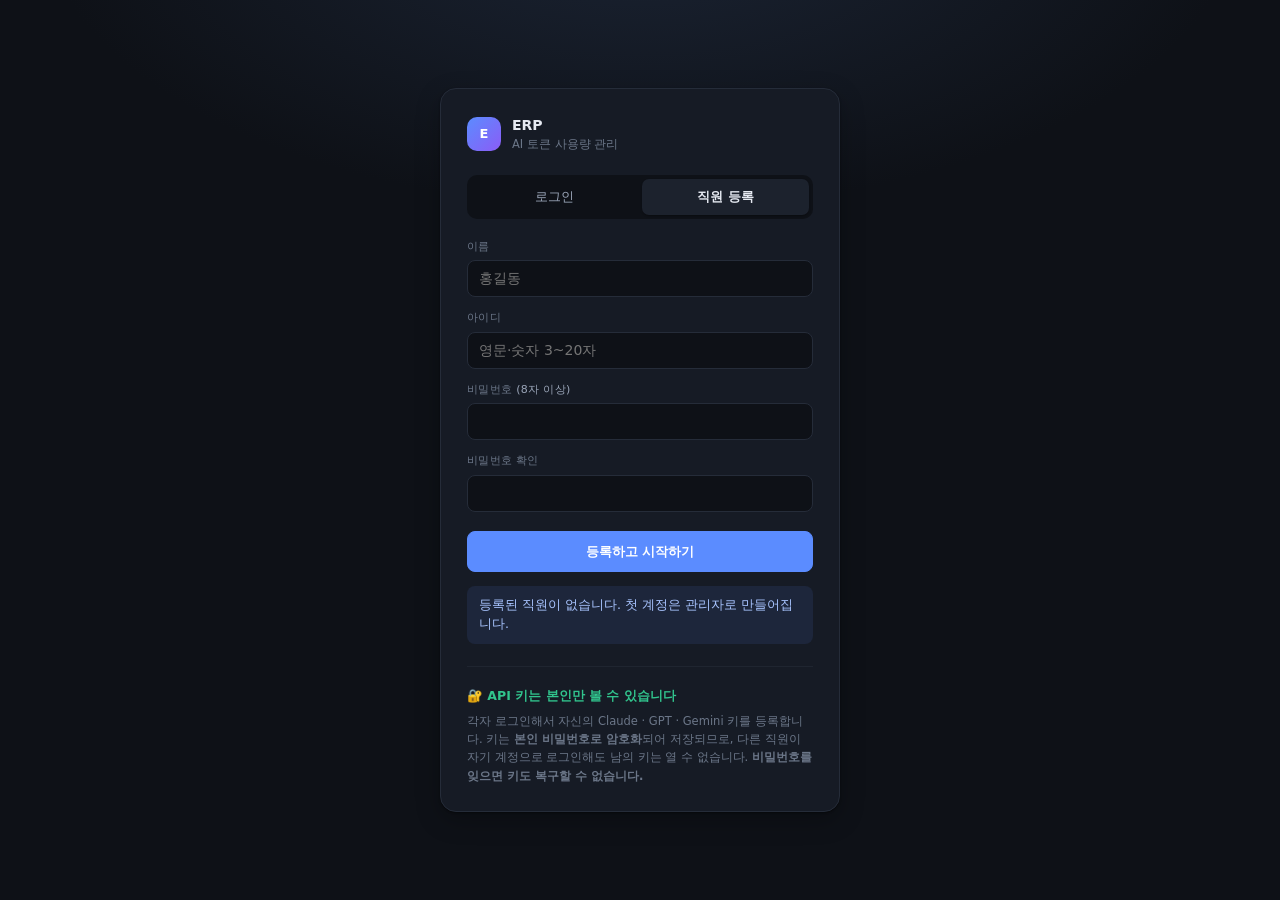
<file: index.html>
<!DOCTYPE html>
<html lang="ko">
<head>
<meta charset="UTF-8" />
<meta name="viewport" content="width=device-width, initial-scale=1" />
<title>ERP</title>
<link rel="stylesheet" href="css/styles.css" />
</head>
<body data-page="usage">
<div class="app">

  <!-- ========== 사이드바 ========== -->
  <aside class="sidebar" id="sidebar"></aside>

  <!-- ========== 메인 ========== -->
  <main class="main">
    <header class="topbar">
      <div>
        <h1>ERP</h1>
        <p class="crumb">Claude · GPT · Gemini 토큰 사용량을 한 화면에서 봅니다.</p>
      </div>
      <div class="topbar-actions">
        <div class="live-dot" id="liveDot"><i></i><span id="liveText">LIVE</span></div>
        <button class="btn" id="btnPause">일시정지</button>
        <button class="btn btn-ghost" id="btnClear">기록 비우기</button>
        <button class="btn btn-primary" id="btnExport">CSV 내보내기</button>
      </div>
    </header>

    <!-- 토큰 사용량 -->
    <section class="sec" id="sec-usage">
      <div class="kpi-grid" id="kpiGrid"></div>

      <div class="panel">
        <div class="panel-head">
          <h2>최근 15분 토큰 추이</h2>
          <div class="chips" id="filterChips"></div>
        </div>
        <div class="chart-wrap"><canvas id="chart"></canvas></div>
      </div>

      <div class="panel">
        <div class="panel-head">
          <h2>제공자별 요약</h2>
          <span class="muted" id="summaryStamp"></span>
        </div>
        <div class="provider-grid" id="providerGrid"></div>
      </div>
      <div class="panel">
        <div class="panel-head">
          <h2>호출 로그</h2>
          <a class="link-more" href="logs.html">전체 보기 →</a>
        </div>
        <div class="table-wrap">
          <table class="table">
            <thead>
              <tr>
                <th>시각</th><th>제공자</th><th>모델</th><th>작업</th>
                <th class="num">입력</th><th class="num">출력</th><th class="num">캐시</th>
                <th class="num">합계</th><th class="num">비용(USD)</th><th>상태</th>
              </tr>
            </thead>
            <tbody id="logBody"></tbody>
          </table>
          <div class="empty" id="logEmpty" hidden>표시할 호출 기록이 없습니다.</div>
        </div>
        <div class="panel-foot">
          <span class="muted" id="logCount"></span>
          <a class="btn btn-sm" href="logs.html">전체 로그 보기</a>
        </div>
      </div>
    </section>

  </main>
</div>

<script src="js/config.js"></script>
<script src="js/nav.js"></script>
<script src="js/auth.js"></script>
<script src="js/store.js"></script>
<script src="js/datasource.js"></script>
<script src="js/ui.js"></script>
<script src="js/app.js"></script>
</body>
</html>
</file>
<file: css/styles.css>
/* ============ 토큰 ============ */
:root{
  --bg:#0e1117; --bg-2:#151a23; --panel:#161b25; --panel-2:#1c222d;
  --line:#252c39; --line-soft:#1f2530;
  --tx:#e6eaf2; --tx-2:#9aa5b8; --tx-3:#6b7688;
  --accent:#5b8cff; --ok:#31c48d; --warn:#f0b429; --err:#f2637e;
  --claude:#d97757; --gpt:#10a37f; --gemini:#4285f4;
  --r:12px; --r-sm:8px;
  --shadow:0 1px 2px rgba(0,0,0,.4), 0 8px 24px rgba(0,0,0,.25);
}
*{box-sizing:border-box}
html,body{height:100%}
body{
  margin:0; background:var(--bg); color:var(--tx);
  font-family:-apple-system,BlinkMacSystemFont,"SF Pro Text","Pretendard","Apple SD Gothic Neo",system-ui,sans-serif;
  font-size:14px; line-height:1.5; -webkit-font-smoothing:antialiased;
}
h1,h2,h3{margin:0; font-weight:650; letter-spacing:-.01em}
button,input{font:inherit; color:inherit}
code{font-family:"SF Mono",ui-monospace,Menlo,monospace; font-size:.86em; background:var(--panel-2); padding:1px 5px; border-radius:5px; color:#cfe0ff}
.muted{color:var(--tx-2)}

/* ============ 레이아웃 ============ */
.app{display:grid; grid-template-columns:248px 1fr; min-height:100vh}

.sidebar{
  background:var(--bg-2); border-right:1px solid var(--line);
  display:flex; flex-direction:column; padding:18px 14px;
  position:sticky; top:0; height:100vh;
}
.brand{display:flex; gap:10px; align-items:center; padding:4px 6px 18px}
.brand-mark{
  width:34px;height:34px;border-radius:10px;display:grid;place-items:center;
  background:linear-gradient(135deg,var(--accent),#8b5cf6); font-weight:800; font-size:13px; color:#fff;
}
.brand-name{font-weight:700}
.brand-sub{font-size:11.5px; color:var(--tx-3)}

.nav{display:flex; flex-direction:column; gap:2px; flex:1}
.nav-group{font-size:11px; text-transform:uppercase; letter-spacing:.08em; color:var(--tx-3); padding:14px 8px 6px}
.nav-item{
  display:flex; align-items:center; gap:9px; width:100%; text-align:left;
  padding:9px 10px; border:0; border-radius:var(--r-sm); background:transparent;
  color:var(--tx-2); cursor:pointer; transition:.12s;
}
.nav-item:hover{background:var(--panel-2); color:var(--tx)}
.nav-item.is-active{background:rgba(91,140,255,.14); color:#cfe0ff; box-shadow:inset 0 0 0 1px rgba(91,140,255,.25)}
.ico{font-size:14px}

.sidebar-foot{border-top:1px solid var(--line); padding-top:12px; display:flex; flex-direction:column; gap:6px}
.mode-badge{
  align-self:flex-start; font-size:11px; font-weight:700; letter-spacing:.04em;
  padding:4px 8px; border-radius:999px; background:rgba(240,180,41,.14); color:var(--warn);
}
.mode-badge.is-live{background:rgba(49,196,141,.14); color:var(--ok)}
.foot-note{font-size:11px; color:var(--tx-3)}

.main{min-width:0; padding:0 26px 48px}
.topbar{
  display:flex; justify-content:space-between; align-items:flex-end; gap:16px;
  padding:22px 0 18px; position:sticky; top:0; background:linear-gradient(var(--bg) 78%, transparent); z-index:5;
}
.topbar h1{font-size:19px}
.crumb{margin:3px 0 0; font-size:12.5px; color:var(--tx-2)}
.topbar-actions{display:flex; align-items:center; gap:8px; flex-wrap:wrap}

.live-dot{display:flex; align-items:center; gap:6px; font-size:11.5px; font-weight:700; color:var(--ok); margin-right:4px}
.live-dot i{width:7px;height:7px;border-radius:50%;background:var(--ok); animation:pulse 1.6s infinite}
.live-dot.is-paused{color:var(--tx-3)}
.live-dot.is-paused i{background:var(--tx-3); animation:none}
@keyframes pulse{0%,100%{opacity:1;transform:scale(1)}50%{opacity:.35;transform:scale(.8)}}

/* ============ 컨트롤 ============ */
.btn{
  padding:7px 13px; border-radius:var(--r-sm); border:1px solid var(--line);
  background:var(--panel-2); cursor:pointer; transition:.12s; font-size:13px;
}
.btn:hover{border-color:#38455c; background:#222a37}
.btn-primary{background:var(--accent); border-color:var(--accent); color:#fff; font-weight:600}
.btn-primary:hover{background:#4a7bf0; border-color:#4a7bf0}
.btn-ghost{background:transparent}
.btn-sm{padding:5px 10px; font-size:12px}
.input{
  padding:7px 11px; border-radius:var(--r-sm); border:1px solid var(--line);
  background:var(--bg); outline:none; min-width:180px;
}
.input:focus{border-color:var(--accent)}
.input-sm{padding:6px 10px; font-size:12.5px}

/* ============ 패널 ============ */
.panel{
  background:var(--panel); border:1px solid var(--line); border-radius:var(--r);
  margin-bottom:18px; overflow:hidden; box-shadow:var(--shadow);
}
.panel-head{
  display:flex; justify-content:space-between; align-items:center; gap:14px; flex-wrap:wrap;
  padding:14px 16px; border-bottom:1px solid var(--line-soft);
}
.panel-head h2{font-size:14px}
.panel-body{padding:16px}

/* ============ KPI ============ */
.kpi-grid{display:grid; grid-template-columns:repeat(auto-fit,minmax(190px,1fr)); gap:12px; margin-bottom:18px}
.kpi{
  background:var(--panel); border:1px solid var(--line); border-radius:var(--r);
  padding:14px 16px; position:relative; overflow:hidden;
}
.kpi::after{content:""; position:absolute; inset:0 auto 0 0; width:3px; background:var(--accent); opacity:.7}
.kpi-label{font-size:11.5px; color:var(--tx-2); letter-spacing:.02em}
.kpi-value{font-size:24px; font-weight:700; margin-top:6px; font-variant-numeric:tabular-nums; letter-spacing:-.02em}
.kpi-sub{font-size:11.5px; color:var(--tx-3); margin-top:3px}

/* ============ 차트 ============ */
.chart-wrap{padding:12px 8px 8px; height:220px}
#chart{width:100%; height:100%; display:block}

/* ============ 제공자 요약 ============ */
.provider-grid{display:grid; grid-template-columns:repeat(auto-fit,minmax(240px,1fr)); gap:12px; padding:16px}
.pcard{border:1px solid var(--line); border-radius:var(--r); padding:14px; background:var(--panel-2)}
.pcard-top{display:flex; align-items:center; justify-content:space-between; margin-bottom:10px}
.pname{display:flex; align-items:center; gap:8px; font-weight:650; font-size:13px}
.pdot{width:9px;height:9px;border-radius:3px}
.pstat{display:flex; justify-content:space-between; font-size:12.5px; padding:3px 0; color:var(--tx-2)}
.pstat b{color:var(--tx); font-variant-numeric:tabular-nums; font-weight:600}
.bar{height:5px; border-radius:99px; background:var(--line); overflow:hidden; margin-top:10px}
.bar i{display:block; height:100%; border-radius:99px; transition:width .4s}

/* ============ 테이블 ============ */
.chips{display:flex; gap:6px}
.chip{
  padding:5px 11px; border-radius:999px; border:1px solid var(--line);
  background:transparent; cursor:pointer; font-size:12px; color:var(--tx-3); transition:.12s;
  display:flex; align-items:center; gap:6px;
}
.chip i{width:7px;height:7px;border-radius:2px;background:currentColor}
.chip.is-on{color:var(--tx); border-color:currentColor; background:var(--panel-2)}
.tag{display:inline-flex; align-items:center; gap:6px; font-weight:600}
.badge{padding:2px 8px; border-radius:999px; font-size:11px; font-weight:600}
.badge.ok{background:rgba(49,196,141,.13); color:var(--ok)}
.badge.err{background:rgba(242,99,126,.13); color:var(--err)}
.badge.limit{background:rgba(240,180,41,.13); color:var(--warn)}
.empty{padding:34px; text-align:center; color:var(--tx-3)}

/* ============ 계정 ============ */
.notice{
  background:rgba(240,180,41,.07); border:1px solid rgba(240,180,41,.25);
  border-radius:var(--r); padding:13px 16px; margin-bottom:18px;
}
.notice strong{color:var(--warn); font-size:13px}
.notice p{margin:6px 0 0; font-size:12.5px; color:var(--tx-2)}
.account-grid{display:grid; grid-template-columns:repeat(auto-fit,minmax(300px,1fr)); gap:14px; margin-bottom:18px}
.acard{background:var(--panel); border:1px solid var(--line); border-radius:var(--r); padding:16px}
.acard.is-on{border-color:rgba(49,196,141,.4)}
.acard h3{font-size:14px; display:flex; align-items:center; gap:8px}
.acard .hint{font-size:12px; color:var(--tx-3); margin:8px 0 12px; min-height:32px}
.field{display:flex; flex-direction:column; gap:5px; margin-bottom:10px}
.field label{font-size:11px; color:var(--tx-3); letter-spacing:.03em}
.field .input{width:100%; min-width:0}
.acard-actions{display:flex; gap:8px; align-items:center; margin-top:4px}
.conn{font-size:11.5px; font-weight:600; margin-left:auto}
.conn.on{color:var(--ok)} .conn.off{color:var(--tx-3)}
.pre-link{font-size:12px; color:var(--accent); text-decoration:none}
.pre-link:hover{text-decoration:underline}
.code{
  background:var(--bg); border:1px solid var(--line); border-radius:var(--r-sm);
  padding:13px 15px; overflow-x:auto; font-family:"SF Mono",ui-monospace,Menlo,monospace;
  font-size:12px; color:#b9c7de; margin:10px 0 0; line-height:1.6;
}


/* ============ 반응형 ============ */
@media (max-width:960px){
  .app{grid-template-columns:1fr}
  .sidebar{position:static; height:auto; flex-direction:row; align-items:center; gap:14px; overflow-x:auto}
  .sidebar .brand{padding:0}
  .nav{flex-direction:row; gap:4px}
  .nav-group, .sidebar-foot{display:none}
  .main{padding:0 16px 40px}
  .topbar{flex-direction:column; align-items:flex-start}
}

/* ============ 섹션 (한 페이지 스크롤) ============ */
.sec{scroll-margin-top:86px}
#sec-accounts{margin-top:26px}

/* ============ 계정 연결 ============ */
.notice-safe{background:rgba(49,196,141,.06); border-color:rgba(49,196,141,.25); margin:16px}
.notice-safe strong{color:var(--ok)}
.acard .pre-link{display:inline-block; margin-top:10px}

.key-input{position:relative; display:flex; align-items:center}
.key-input .input{width:100%; padding-right:38px; letter-spacing:.08em}
.eye{
  position:absolute; right:6px; width:26px; height:26px; border:0; border-radius:6px;
  background:transparent; color:var(--tx-3); cursor:pointer; font-size:13px; line-height:1;
}
.eye:hover{background:var(--panel-2); color:var(--tx)}

.key-view{
  display:flex; align-items:center; justify-content:space-between; gap:10px;
  background:var(--bg); border:1px solid var(--line); border-radius:var(--r-sm);
  padding:9px 12px; margin-bottom:6px;
}
.key-mask{
  font-family:"SF Mono",ui-monospace,Menlo,monospace; font-size:12.5px;
  color:var(--tx-2); letter-spacing:.1em; overflow:hidden; text-overflow:ellipsis; white-space:nowrap;
}
.store-line{font-size:11.5px; color:var(--tx-3); margin-bottom:10px}

.check{display:flex; align-items:center; gap:8px; font-size:12px; color:var(--tx-2); margin:2px 0 12px; cursor:pointer}
.check input{accent-color:var(--accent); width:14px; height:14px}
.check em{color:var(--tx-3); font-style:normal}

/* ============ 링크형 내비 ============ */
a.nav-item{text-decoration:none}

/* ============ 테이블 (호출 로그) ============ */
.toolbar{display:flex; gap:10px; align-items:center; flex-wrap:wrap}
.table-wrap{overflow-x:auto}
.table{width:100%; border-collapse:collapse; font-size:12.5px; min-width:820px}
.table th{
  text-align:left; padding:9px 14px; font-size:11px; text-transform:uppercase; letter-spacing:.05em;
  color:var(--tx-3); border-bottom:1px solid var(--line-soft); font-weight:600; white-space:nowrap;
  position:sticky; top:0; background:var(--panel); z-index:1;
}
.table td{padding:9px 14px; border-bottom:1px solid var(--line-soft); white-space:nowrap}
.table tbody tr:last-child td{border-bottom:0}
.table tbody tr:hover{background:var(--panel-2)}
.table .num{text-align:right; font-variant-numeric:tabular-nums}
.row-new{animation:flash .9s ease-out}
@keyframes flash{from{background:rgba(91,140,255,.16)} to{background:transparent}}
.empty{padding:34px; text-align:center; color:var(--tx-3)}

/* ============ 패널 하단 / 페이지네이션 ============ */
.panel-foot{
  display:flex; align-items:center; justify-content:space-between; gap:12px; flex-wrap:wrap;
  padding:11px 16px; border-top:1px solid var(--line-soft); background:var(--bg-2);
}
.panel-foot .muted{font-size:12px}
.pager{display:flex; gap:6px}
.pager .btn:disabled{opacity:.4; cursor:not-allowed}
.link-more{font-size:12.5px; color:var(--accent); text-decoration:none; font-weight:600}
.link-more:hover{text-decoration:underline}
.back-link{
  display:inline-block; font-size:12px; color:var(--tx-3); text-decoration:none; margin-bottom:4px;
}
.back-link:hover{color:var(--accent)}
select.input{cursor:pointer}

/* ============ 로그인 화면 ============ */
.auth-body{
  display:grid; place-items:center; min-height:100vh; padding:32px 16px;
  background:radial-gradient(1000px 500px at 50% -10%, #1b2434 0%, var(--bg) 60%);
}
.auth-card{
  width:100%; max-width:400px; background:var(--panel); border:1px solid var(--line);
  border-radius:16px; padding:26px; box-shadow:var(--shadow);
}
.auth-brand{display:flex; align-items:center; gap:11px; margin-bottom:22px}
.auth-tabs{display:flex; gap:4px; background:var(--bg); padding:4px; border-radius:10px; margin-bottom:20px}
.auth-tab{
  flex:1; padding:8px; border:0; border-radius:7px; background:transparent;
  color:var(--tx-2); cursor:pointer; font-size:13px; transition:.12s;
}
.auth-tab.is-on{background:var(--panel-2); color:var(--tx); font-weight:600; box-shadow:0 1px 2px rgba(0,0,0,.3)}
.auth-form .field{margin-bottom:13px}
.auth-form .input{width:100%}
.btn-block{width:100%; padding:10px; margin-top:6px}
.auth-msg{
  margin:14px 0 0; padding:10px 12px; border-radius:var(--r-sm); font-size:12.5px;
  background:var(--panel-2); color:var(--tx-2);
}
.auth-msg.is-err{background:rgba(242,99,126,.1); color:var(--err)}
.auth-msg.is-info{background:rgba(91,140,255,.1); color:#a8c4ff}
.auth-note{
  margin-top:22px; padding-top:18px; border-top:1px solid var(--line-soft);
}
.auth-note strong{font-size:12.5px; color:var(--ok)}
.auth-note p{margin:6px 0 0; font-size:11.5px; color:var(--tx-3); line-height:1.6}
.field label em{font-style:normal}

/* ============ 사이드바 하단 사용자 ============ */
.nav-bottom{margin:6px 0 4px}
.user-chip{
  display:flex; align-items:center; gap:9px; padding:8px 6px;
  border-top:1px solid var(--line-soft); margin-top:6px;
}
.uc-avatar{
  width:28px; height:28px; border-radius:50%; display:grid; place-items:center; flex-shrink:0;
  background:linear-gradient(135deg,var(--accent),#8b5cf6); color:#fff; font-size:12px; font-weight:700;
}
.uc-body{min-width:0; flex:1}
.uc-name{font-size:12.5px; font-weight:600; white-space:nowrap; overflow:hidden; text-overflow:ellipsis}
.uc-role{font-size:10.5px; color:var(--tx-3); white-space:nowrap; overflow:hidden; text-overflow:ellipsis}
.uc-out{
  border:0; background:transparent; color:var(--tx-3); cursor:pointer;
  width:26px; height:26px; border-radius:6px; font-size:13px; flex-shrink:0;
}
.uc-out:hover{background:rgba(242,99,126,.14); color:var(--err)}

/* ============ 공용 메뉴 태그 / 미니 바 ============ */
.nav-tag{
  margin-left:auto; font-size:9.5px; font-weight:700; letter-spacing:.04em;
  padding:2px 6px; border-radius:999px; background:rgba(49,196,141,.14); color:var(--ok);
}
.nav-item.is-active .nav-tag{background:rgba(49,196,141,.2)}
.mini-bar{height:3px; border-radius:99px; background:var(--line); overflow:hidden; margin-top:5px}
.mini-bar i{display:block; height:100%; border-radius:99px}
.topbar h1 .badge{vertical-align:middle; margin-left:6px; font-size:10.5px}
.panel-foot code{font-size:11px}
</file>
